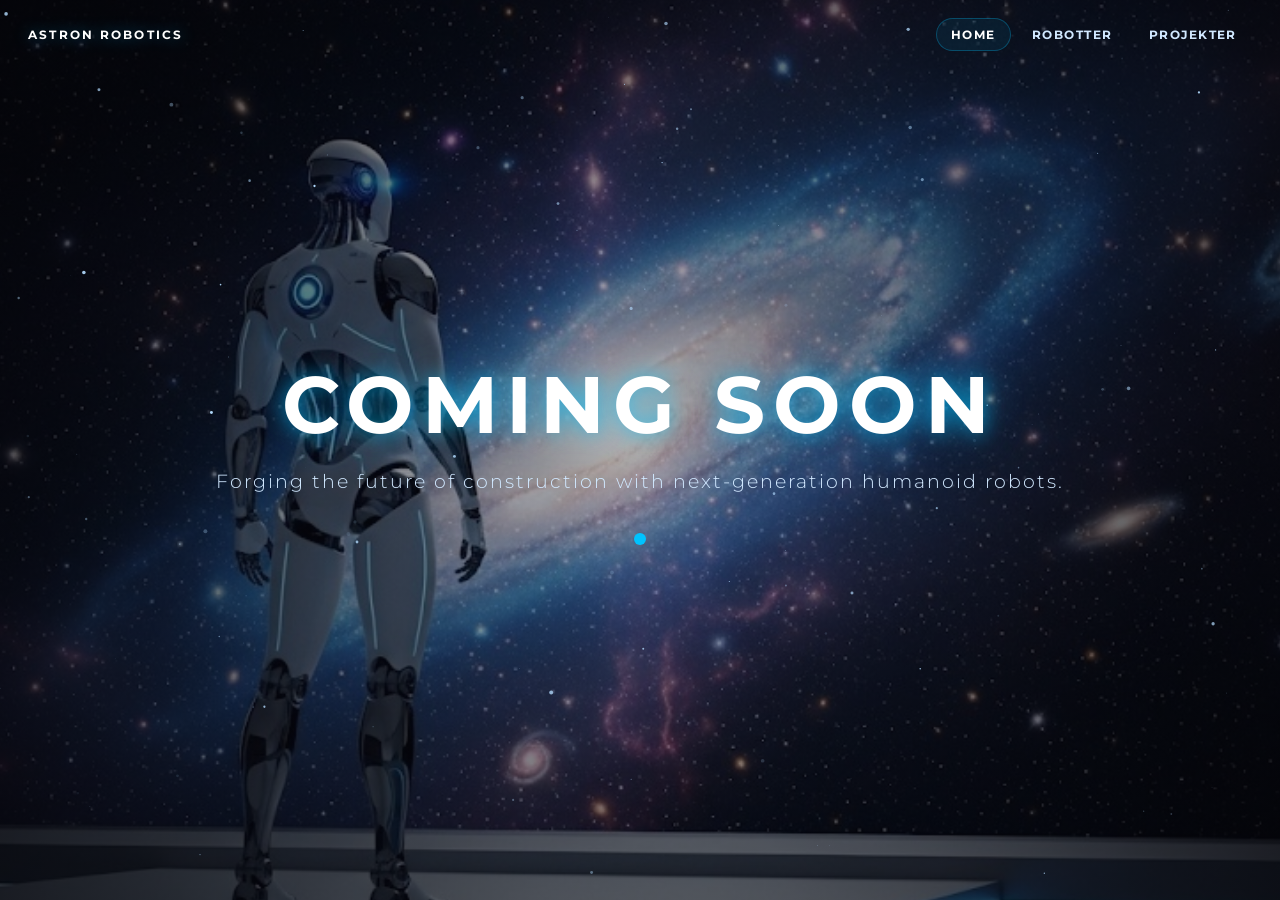
<file: index.html>
<!DOCTYPE html>
<html lang="da">
<head>
    <meta charset="UTF-8">
    <meta name="viewport" content="width=device-width, initial-scale=1.0">
    <title>Coming Soon | Astron Robotics</title>
    <link href="https://fonts.googleapis.com/css2?family=Montserrat:wght@300;700&display=swap" rel="stylesheet">
    <link rel="stylesheet" href="css/site.css?v=c801345b">
</head>
<body class="is-splash">

    <div class="bg-image"></div>
    <div class="overlay"></div>
    <canvas id="particles"></canvas>

    <header class="site-bar">
        <a class="logo" href="index.html">Astron Robotics</a>
        <nav class="site-links" aria-label="Hovedmenu">
            <a class="is-active" href="index.html" aria-current="page">Home</a>
            <a href="robotter.html">Robotter</a>
            <a href="projekter.html">Projekter</a>
        </nav>
    </header>

    <main class="content">
        <h1 class="splash-title">Coming Soon</h1>
        <p class="splash-lead">Forging the future of construction with next-generation humanoid robots.</p>
        <div class="pulse"></div>
    </main>

    <script src="js/particles.js?v=c801345b"></script>
</body>
</html>
</file>
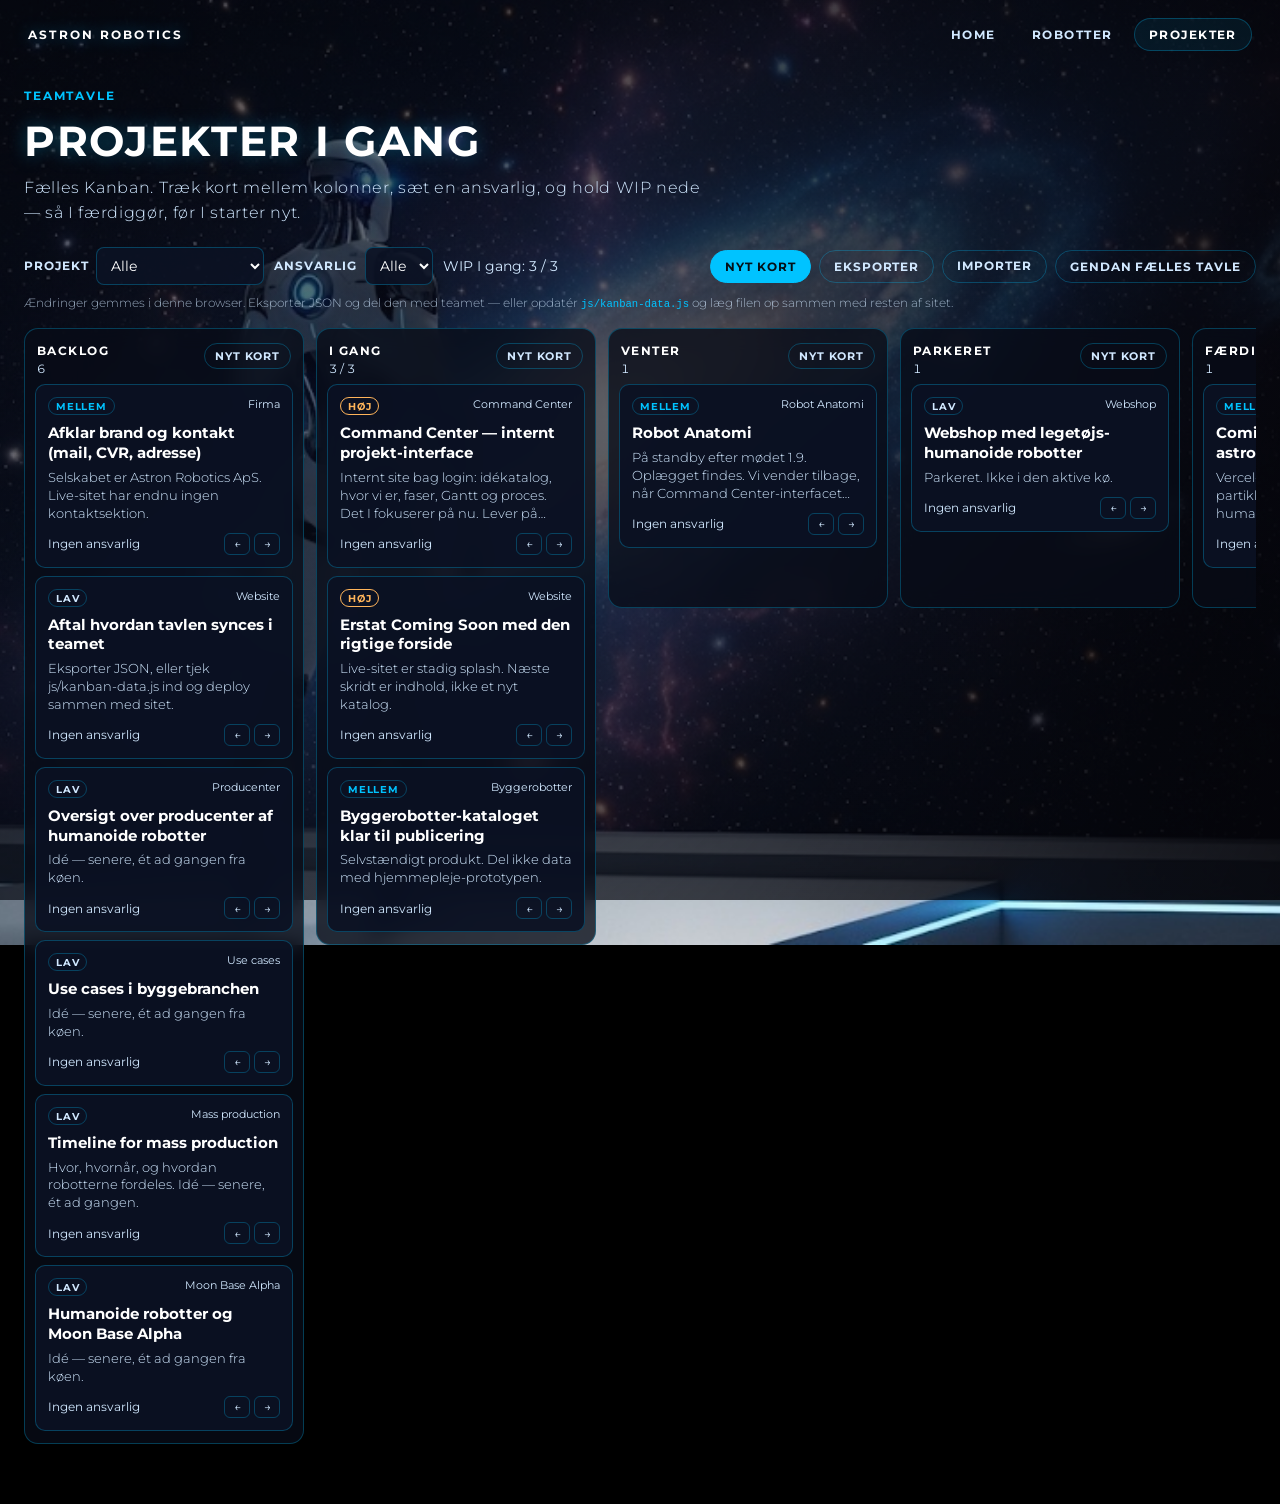
<file: projekter.html>
<!DOCTYPE html>
<html lang="da">
<head>
  <meta charset="UTF-8">
  <meta name="viewport" content="width=device-width, initial-scale=1.0">
  <title>Projekter | Astron Robotics</title>
  <meta name="robots" content="noindex">
  <meta name="description" content="Intern Kanban-tavle for Astron Robotics.">
  <link href="https://fonts.googleapis.com/css2?family=Montserrat:wght@300;700&display=swap" rel="stylesheet">
  <link rel="stylesheet" href="css/site.css?v=c801345b">
</head>
<body class="is-board">
  <div class="bg-image"></div>
  <div class="overlay"></div>

  <header class="site-bar">
    <a class="logo" href="index.html">Astron Robotics</a>
    <nav class="site-links" aria-label="Hovedmenu">
      <a href="index.html">Home</a>
      <a href="robotter.html">Robotter</a>
      <a class="is-active" href="projekter.html" aria-current="page">Projekter</a>
    </nav>
  </header>

  <main class="board-page">
    <section class="board-hero">
      <p class="eyebrow">Teamtavle</p>
      <h1>Projekter i gang</h1>
      <p>Fælles Kanban. Træk kort mellem kolonner, sæt en ansvarlig, og hold WIP nede — så I færdiggør, før I starter nyt.</p>
    </section>

    <section class="board-toolbar">
      <label>
        Projekt
        <select id="filterProject"><option value="alle">Alle</option></select>
      </label>
      <label>
        Ansvarlig
        <select id="filterOwner"><option value="alle">Alle</option></select>
      </label>
      <span class="wip-hint" id="wipHint"></span>
      <div class="board-actions">
        <button class="btn btn-primary" id="addCardBtn" type="button">Nyt kort</button>
        <button class="btn" id="exportBtn" type="button">Eksporter</button>
        <label class="btn btn-import">
          Importer
          <input id="importInput" type="file" accept="application/json,.json" hidden>
        </label>
        <button class="btn" id="resetBtn" type="button">Gendan fælles tavle</button>
      </div>
    </section>

    <p class="persist-note">
      Ændringer gemmes i denne browser. Eksporter JSON og del den med teamet — eller opdatér <code>js/kanban-data.js</code> og læg filen op sammen med resten af sitet.
    </p>

    <section class="kanban-board" id="board" aria-label="Kanban-tavle"></section>
  </main>

  <div class="modal" id="cardModal" aria-hidden="true">
    <div class="modal-backdrop" data-close></div>
    <div class="modal-panel" role="dialog" aria-modal="true" aria-labelledby="cardModalTitle">
      <button class="modal-close" data-close aria-label="Luk">&times;</button>
      <form id="cardForm" class="card-form">
        <h2 id="cardModalTitle">Nyt kort</h2>
        <label>
          Titel
          <input id="fieldTitle" name="title" type="text" required maxlength="120" autocomplete="off">
        </label>
        <label>
          Beskrivelse
          <textarea id="fieldNotes" name="notes" rows="4" maxlength="800"></textarea>
        </label>
        <div class="card-form-row">
          <label>
            Kolonne
            <select id="fieldColumn" name="column"></select>
          </label>
          <label>
            Projekt
            <select id="fieldProject" name="project"></select>
          </label>
        </div>
        <div class="card-form-row">
          <label>
            Ansvarlig
            <input id="fieldOwner" name="owner" type="text" maxlength="40" list="ownerList" autocomplete="off">
            <datalist id="ownerList"></datalist>
          </label>
          <label>
            Prioritet
            <select id="fieldPriority" name="priority">
              <option value="low">Lav</option>
              <option value="medium">Mellem</option>
              <option value="high">Høj</option>
            </select>
          </label>
        </div>
        <input type="hidden" id="fieldId" name="id">
        <div class="card-form-actions">
          <button class="btn btn-primary" type="submit">Gem</button>
          <button class="btn" type="button" data-close>Annuller</button>
          <button class="btn btn-danger card-form-delete" type="button" id="deleteCardBtn" hidden>Slet kort</button>
        </div>
      </form>
    </div>
  </div>

  <script src="js/kanban-data.js?v=c801345b"></script>
  <script src="js/kanban.js?v=c801345b"></script>
</body>
</html>
</file>
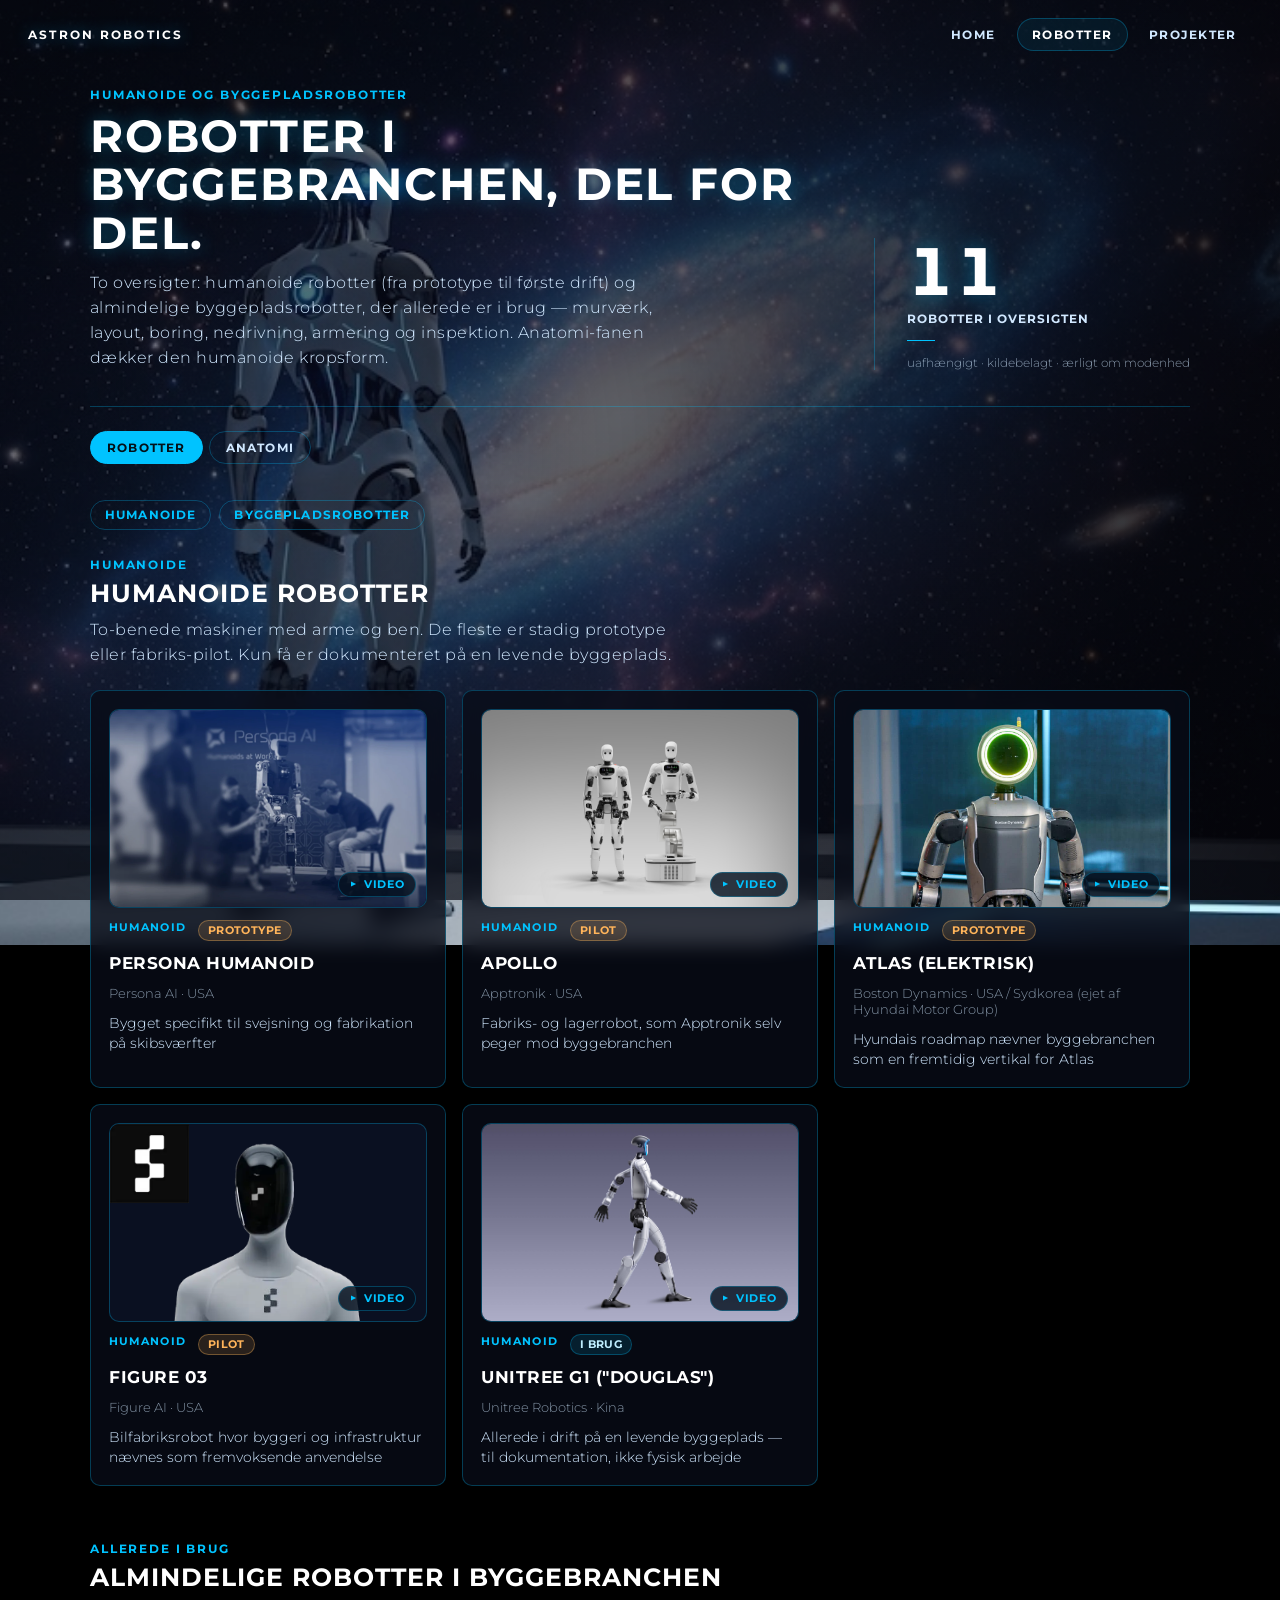
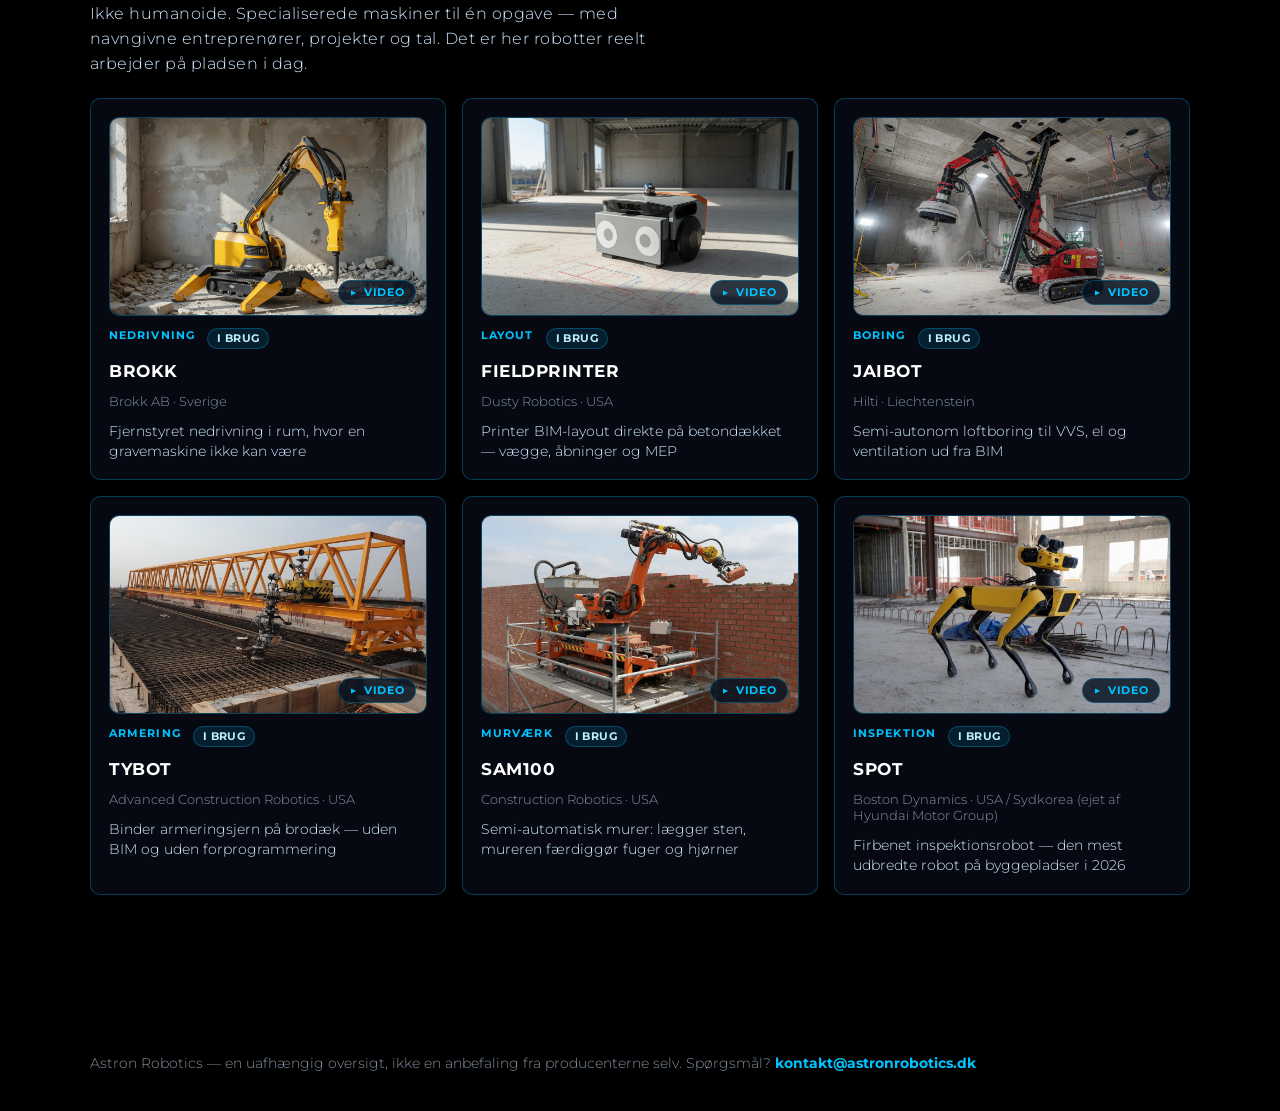
<file: robotter.html>
<!DOCTYPE html>
<html lang="da">
<head>
  <meta charset="UTF-8">
  <meta name="viewport" content="width=device-width, initial-scale=1.0">
  <meta name="referrer" content="strict-origin-when-cross-origin">
  <title>Robotter | Astron Robotics</title>
  <meta name="description" content="Et uafhængigt overblik over humanoide robotter og almindelige byggepladsrobotter, der allerede er i brug — med dokumenterede use cases.">
  <link href="https://fonts.googleapis.com/css2?family=Montserrat:wght@300;400;500;700&display=swap" rel="stylesheet">
  <link rel="stylesheet" href="css/site.css?v=brokk200">
</head>
<body class="is-board is-catalog">
  <div class="bg-image"></div>
  <div class="overlay"></div>

  <header class="site-bar">
    <a class="logo" href="index.html">Astron Robotics</a>
    <nav class="site-links" aria-label="Hovedmenu">
      <a href="index.html">Home</a>
      <a class="is-active" href="robotter.html" aria-current="page">Robotter</a>
      <a href="projekter.html">Projekter</a>
    </nav>
  </header>

  <main class="catalog-page">
    <section class="catalog-hero wrap">
      <div class="catalog-hero-copy">
        <p class="eyebrow">Humanoide og byggepladsrobotter</p>
        <h1>Robotter i byggebranchen, del for del.</h1>
        <p class="catalog-lead">
          To oversigter: humanoide robotter (fra prototype til første drift) og
          almindelige byggepladsrobotter, der allerede er i brug — murværk, layout,
          boring, nedrivning, armering og inspektion. Anatomi-fanen dækker den humanoide kropsform.
        </p>
      </div>
      <div class="catalog-figure">
        <span class="catalog-figure-number" id="countRobots">11</span>
        <span class="catalog-figure-label">robotter i oversigten</span>
        <span class="catalog-figure-rule" aria-hidden="true"></span>
        <span class="catalog-figure-sub">uafhængigt · kildebelagt · ærligt om modenhed</span>
      </div>
    </section>

    <div class="wrap page-tabs">
      <button type="button" class="page-tab is-active" data-tab="robots">Robotter</button>
      <button type="button" class="page-tab" data-tab="anatomy">Anatomi</button>
    </div>

    <section class="catalog wrap" id="robotsView">
      <nav class="catalog-jump" aria-label="Katalogsektioner">
        <a href="#humanoidSection">Humanoide</a>
        <a href="#jobsiteSection">Byggepladsrobotter</a>
      </nav>

      <div class="catalog-section" id="humanoidSection">
        <p class="eyebrow">Humanoide</p>
        <h2 class="catalog-section-title">Humanoide robotter</h2>
        <p class="catalog-lead">
          To-benede maskiner med arme og ben. De fleste er stadig prototype eller
          fabriks-pilot. Kun få er dokumenteret på en levende byggeplads.
        </p>
        <div class="grid" id="humanoidGrid"></div>
      </div>

      <div class="catalog-section" id="jobsiteSection">
        <p class="eyebrow">Allerede i brug</p>
        <h2 class="catalog-section-title">Almindelige robotter i byggebranchen</h2>
        <p class="catalog-lead">
          Ikke humanoide. Specialiserede maskiner til én opgave — med navngivne
          entreprenører, projekter og tal. Det er her robotter reelt arbejder på pladsen i dag.
        </p>
        <div class="grid" id="jobsiteGrid"></div>
      </div>
    </section>

    <section class="anatomy-view wrap" id="anatomyView" hidden>
      <div class="anatomy-switch" role="tablist" aria-label="Anatomi-modeller">
        <button type="button" class="page-tab is-active" data-anatomy="humanoid">Humanoid</button>
        <button type="button" class="page-tab" data-anatomy="spot">Spot</button>
        <button type="button" class="page-tab" data-anatomy="brokk">Brokk</button>
        <button type="button" class="page-tab" data-anatomy="printer">FieldPrinter</button>
      </div>

      <div id="anatomyHumanoid">
        <p class="eyebrow">Generel anatomi · ikke robot-specifik</p>
        <h2 class="anatomy-title">Sådan er en humanoid robot bygget op</h2>
        <p class="catalog-lead anatomy-lead">
          Træk for at dreje. Scroll zoomer. Klik et led for at læse det.
          Træk <em>Skil ad</em> for at skille de beskrevne dele ad:
          hoved, torso, skulder, arm, hånd, hofte, lår, knæ og fod.
        </p>
        <p class="anatomy-note">
          3D-modellen er Unitree G1 visual meshes (led for led). Den tekniske gennemgang
          bygger især på Berkeley Humanoid (Liao et al., 2024) som forskningsplatform-eksempel.
        </p>

        <div class="anatomy-stage">
          <div class="anatomy-figure" id="bpCanvasWrap"></div>
          <aside class="anatomy-panel">
            <p class="bp-sub" id="bpPanelSub">Oversigt</p>
            <h3 class="bp-panel-title" id="bpPanelTitle">Humanoid anatomi</h3>
            <label class="bp-explode">
              Skil ad
              <input id="bpExplode" type="range" min="0" max="100" value="0" step="1">
            </label>
            <p class="bp-panel-text" id="bpPanelText">
              Træk slideren for at skille de beskrevne komponenter ad — foden forbliver én fod,
              løsnet fra knæet, knæet fra låret, og så videre. Klik en del på robotten.
            </p>
            <ul class="bp-specs" id="bpPanelSpecs"></ul>
          </aside>
        </div>

        <p class="m-section-title">Kilder</p>
        <ul class="m-sources" id="anatomySources"></ul>
      </div>

      <div id="anatomySpot" hidden>
        <p class="eyebrow">Firbenet anatomi · Spot</p>
        <h2 class="anatomy-title">Sådan er Spot bygget op</h2>
        <p class="catalog-lead anatomy-lead">
          Træk for at dreje. Scroll zoomer. Klik et led for at læse det.
          Træk <em>Skil ad</em> for at skille de beskrevne dele ad:
          sensorhus, krop, hofte, lår og underben — ét stykke pr. led, fire ben.
        </p>
        <p class="anatomy-note">
          3D-modellen er Boston Dynamics Spot visual meshes (led for led) via MuJoCo Menagerie.
          Specifikationerne kommer fra Spot SDK og Boston Dynamics' egne anatomi- og spec-artikler.
        </p>

        <div class="anatomy-stage">
          <div class="anatomy-figure" id="spotCanvasWrap"></div>
          <aside class="anatomy-panel">
            <p class="bp-sub" id="spotPanelSub">Oversigt</p>
            <h3 class="bp-panel-title" id="spotPanelTitle">Spot anatomi</h3>
            <label class="bp-explode">
              Skil ad
              <input id="spotExplode" type="range" min="0" max="100" value="0" step="1">
            </label>
            <p class="bp-panel-text" id="spotPanelText">
              Træk slideren for at skille de beskrevne komponenter ad — underbenet forbliver
              ét underben med fod, løsnet fra låret, låret fra hoften, hoften fra kroppen.
              Klik en del på robotten.
            </p>
            <ul class="bp-specs" id="spotPanelSpecs"></ul>
          </aside>
        </div>

        <p class="m-section-title">Kilder</p>
        <ul class="m-sources" id="spotSources"></ul>
      </div>

      <div id="anatomyBrokk" hidden>
        <p class="eyebrow">Nedrivning · Brokk</p>
        <h2 class="anatomy-title">Sådan er en Brokk bygget op</h2>
        <p class="catalog-lead anatomy-lead">
          Træk for at dreje. Scroll zoomer. Klik et led for at læse det.
          Træk <em>Skil ad</em> for at skille de beskrevne dele ad:
          bælter, stabilisatorer, chassis, bom, stick, underarm og værktøj.
        </p>
        <p class="anatomy-note">
          3D-modellen følger Brokks eget produktfoto af Brokk 200+ — stabilisatorer ude, armen oppe, BHB 305 hængende.
          Det er ikke officiel CAD. Specifikationerne kommer fra Brokks produktsider; familien går fra 560 kg til over 11 t.
        </p>

        <div class="anatomy-stage">
          <div class="anatomy-figure" id="brokkCanvasWrap"></div>
          <aside class="anatomy-panel">
            <p class="bp-sub" id="brokkPanelSub">Oversigt</p>
            <h3 class="bp-panel-title" id="brokkPanelTitle">Brokk anatomi</h3>
            <label class="bp-explode">
              Skil ad
              <input id="brokkExplode" type="range" min="0" max="100" value="0" step="1">
            </label>
            <p class="bp-panel-text" id="brokkPanelText">
              Træk slideren for at skille de beskrevne komponenter ad — hammeren forbliver
              ét værktøj, løsnet fra underarmen, underarmen fra sticket, og så videre.
              Klik en del på maskinen.
            </p>
            <ul class="bp-specs" id="brokkPanelSpecs"></ul>
          </aside>
        </div>

        <p class="m-section-title">Kilder</p>
        <ul class="m-sources" id="brokkSources"></ul>
      </div>

      <div id="anatomyPrinter" hidden>
        <p class="eyebrow">Layout · FieldPrinter</p>
        <h2 class="anatomy-title">Sådan er FieldPrinter bygget op</h2>
        <p class="catalog-lead anatomy-lead">
          Træk for at dreje. Scroll zoomer. Klik et led for at læse det.
          Træk <em>Skil ad</em> for at skille de beskrevne dele ad:
          hjul, kasse, reflektor og printhoved.
        </p>
        <p class="anatomy-note">
          3D-modellen følger Dustys eget foto af FieldPrinter 2 — grå kasse, hjul, reflektorkugle.
          Det er ikke officiel CAD. Nøjagtighed og komponenter kommer fra Dusty og FCC-manualen.
        </p>

        <div class="anatomy-stage">
          <div class="anatomy-figure" id="printerCanvasWrap"></div>
          <aside class="anatomy-panel">
            <p class="bp-sub" id="printerPanelSub">Oversigt</p>
            <h3 class="bp-panel-title" id="printerPanelTitle">FieldPrinter anatomi</h3>
            <label class="bp-explode">
              Skil ad
              <input id="printerExplode" type="range" min="0" max="100" value="0" step="1">
            </label>
            <p class="bp-panel-text" id="printerPanelText">
              Træk slideren for at skille hjul, reflektor og printhoved fra kassen.
              Klik en del på robotten.
            </p>
            <ul class="bp-specs" id="printerPanelSpecs"></ul>
          </aside>
        </div>

        <p class="m-section-title">Kilder</p>
        <ul class="m-sources" id="printerSources"></ul>
      </div>
    </section>
  </main>

  <footer class="site-footer wrap">
    Astron Robotics — en uafhængig oversigt, ikke en anbefaling fra producenterne selv.
    Spørgsmål? <a class="footer-contact" href="mailto:kontakt@astronrobotics.dk">kontakt@astronrobotics.dk</a>
  </footer>

  <div class="modal" id="modal" aria-hidden="true" role="dialog" aria-modal="true" aria-labelledby="modalTitle">
    <div class="modal-backdrop" data-close="true"></div>
    <div class="modal-panel modal-panel--catalog">
      <button class="modal-close" data-close="true" aria-label="Luk">&times;</button>
      <div id="modalContent"></div>
    </div>
  </div>

  <script src="js/data.js?v=brokk200"></script>
  <script src="js/vendor/three.r128.min.js?v=brokk200"></script>
  <script src="js/anatomy3d.js?v=brokk200"></script>
  <script src="js/app.js?v=brokk200"></script>
</body>
</html>
</file>
<file: css/site.css>
/* Astron Robotics — live site (coming soon + projekter) */

:root {
  --cyan: #00c3ff;
  --accent: #00c3ff;
  --accent-soft: rgba(0, 195, 255, 0.12);
  --accent-ink: #bfeeff;
  --text: #ffffff;
  --muted: #d1e8ff;
  --text-soft: #d1e8ff;
  --text-faint: rgba(209, 232, 255, 0.62);
  --panel: rgba(8, 12, 24, 0.78);
  --panel-2: rgba(12, 18, 36, 0.9);
  --border: rgba(0, 195, 255, 0.28);
  --warn: #ffb45a;
  --warn-soft: rgba(255, 180, 90, 0.14);
  --radius: 16px;
  --radius-sm: 10px;
}

* { margin: 0; padding: 0; box-sizing: border-box; }

body, html {
  width: 100%;
  min-height: 100%;
  font-family: "Montserrat", sans-serif;
  background-color: #000;
  color: var(--text);
}

body.is-splash { overflow: hidden; height: 100%; }

.bg-image {
  position: fixed;
  top: -5%;
  left: -5%;
  width: 110%;
  height: 110%;
  background-image: url("../background.jpg");
  background-size: cover;
  background-position: center;
  background-repeat: no-repeat;
  z-index: 1;
  animation: breathe 30s infinite alternate ease-in-out;
}

.overlay {
  position: fixed;
  inset: 0;
  background: radial-gradient(circle at center, rgba(10, 15, 30, 0.3) 0%, rgba(5, 5, 10, 0.8) 100%);
  z-index: 2;
}

body.is-board .overlay {
  background: radial-gradient(circle at 20% 50%, rgba(10, 15, 30, 0.55) 0%, rgba(5, 5, 10, 0.88) 100%);
}

#particles {
  position: fixed;
  inset: 0;
  z-index: 3;
  pointer-events: none;
}

@keyframes breathe {
  0% { transform: scale(1); }
  100% { transform: scale(1.08); }
}

.site-bar {
  position: fixed;
  top: 0;
  left: 0;
  right: 0;
  z-index: 6;
  display: flex;
  align-items: center;
  justify-content: space-between;
  gap: 16px;
  padding: 18px 28px;
}

.logo {
  color: var(--text);
  text-decoration: none;
  font-weight: 700;
  letter-spacing: 0.18em;
  text-transform: uppercase;
  font-size: 0.78rem;
  text-shadow: 0 0 16px rgba(0, 195, 255, 0.45);
}

.site-links { display: flex; gap: 6px; }
.site-links a {
  color: var(--muted);
  text-decoration: none;
  font-size: 0.78rem;
  font-weight: 700;
  letter-spacing: 0.12em;
  text-transform: uppercase;
  padding: 8px 14px;
  border: 1px solid transparent;
  border-radius: 999px;
}
.site-links a:hover { color: var(--text); }
.site-links a.is-active {
  color: var(--text);
  border-color: var(--border);
  background: rgba(0, 195, 255, 0.08);
}

.content {
  position: relative;
  z-index: 4;
  display: flex;
  flex-direction: column;
  justify-content: center;
  align-items: center;
  height: 100vh;
  text-align: center;
  padding: 0 20px;
}

h1.splash-title {
  font-size: 5rem;
  font-weight: 700;
  text-transform: uppercase;
  letter-spacing: 8px;
  margin-bottom: 1rem;
  text-shadow: 0 0 20px rgba(0, 195, 255, 0.6), 0 0 40px rgba(0, 195, 255, 0.3);
  animation: fadeInDown 1.5s ease-out forwards;
  opacity: 0;
  transform: translateY(-30px);
}

.splash-lead {
  font-size: 1.2rem;
  font-weight: 300;
  letter-spacing: 2px;
  color: #d1e8ff;
  opacity: 0;
  animation: fadeInUp 1.5s ease-out 0.5s forwards;
  transform: translateY(30px);
}

.pulse {
  margin-top: 40px;
  width: 12px;
  height: 12px;
  background-color: #00c3ff;
  border-radius: 50%;
  opacity: 0;
  animation: pulse-glow 2s infinite, fadeIn 1s ease-out 1s forwards;
}

@keyframes fadeInDown { to { opacity: 1; transform: translateY(0); } }
@keyframes fadeInUp { to { opacity: 1; transform: translateY(0); } }
@keyframes fadeIn { to { opacity: 1; } }
@keyframes pulse-glow {
  0% { transform: scale(1); box-shadow: 0 0 10px #00c3ff; }
  50% { transform: scale(1.5); box-shadow: 0 0 25px #00c3ff, 0 0 40px #00c3ff; }
  100% { transform: scale(1); box-shadow: 0 0 10px #00c3ff; }
}

.board-page {
  position: relative;
  z-index: 4;
  padding: 88px 24px 48px;
  width: min(1280px, 100%);
  margin: 0 auto;
}

.board-hero { margin-bottom: 22px; max-width: 62ch; }
.board-hero .eyebrow {
  text-transform: uppercase;
  letter-spacing: 0.16em;
  font-size: 0.72rem;
  font-weight: 700;
  color: var(--cyan);
  margin-bottom: 10px;
}
.board-hero h1 {
  font-size: clamp(1.8rem, 4vw, 2.6rem);
  letter-spacing: 0.04em;
  text-transform: uppercase;
  margin-bottom: 10px;
  text-shadow: 0 0 18px rgba(0, 195, 255, 0.35);
}
.board-hero p { color: var(--muted); font-weight: 300; letter-spacing: 0.04em; line-height: 1.55; }

.board-toolbar {
  display: flex;
  flex-wrap: wrap;
  gap: 10px;
  align-items: center;
  margin-bottom: 10px;
}
.board-toolbar label {
  display: flex;
  align-items: center;
  gap: 8px;
  font-size: 0.72rem;
  font-weight: 700;
  letter-spacing: 0.08em;
  text-transform: uppercase;
  color: var(--muted);
}
.board-toolbar select,
.card-form input,
.card-form textarea,
.card-form select {
  font: inherit;
  font-size: 0.9rem;
  font-weight: 400;
  letter-spacing: 0;
  text-transform: none;
  color: var(--text);
  background: var(--panel-2);
  border: 1px solid var(--border);
  border-radius: 8px;
  padding: 8px 10px;
}
.board-actions { display: flex; flex-wrap: wrap; gap: 8px; margin-left: auto; }
.wip-hint { font-size: 0.85rem; color: var(--muted); }
.wip-hint.is-warn { color: var(--warn); font-weight: 700; }
.persist-note {
  font-size: 0.78rem;
  color: rgba(209, 232, 255, 0.7);
  margin: 0 0 18px;
  font-weight: 300;
}
.persist-note code {
  font-size: 0.85em;
  color: var(--cyan);
}

.btn {
  border: 1px solid var(--border);
  background: transparent;
  color: var(--muted);
  padding: 8px 14px;
  border-radius: 999px;
  font: inherit;
  font-size: 0.75rem;
  font-weight: 700;
  letter-spacing: 0.08em;
  text-transform: uppercase;
  cursor: pointer;
}
.btn:hover { color: var(--text); border-color: var(--cyan); }
.btn-primary {
  background: var(--cyan);
  color: #041018;
  border-color: var(--cyan);
}
.btn-primary:hover { color: #041018; filter: brightness(1.08); }
.btn-import { display: inline-flex; align-items: center; cursor: pointer; }
.btn-danger { color: var(--warn); }

.kanban-board {
  display: grid;
  grid-template-columns: repeat(5, minmax(0, 1fr));
  gap: 12px;
  align-items: start;
}

.kanban-col {
  background: var(--panel);
  border: 1px solid var(--border);
  border-radius: 14px;
  min-height: 280px;
  backdrop-filter: blur(10px);
  display: flex;
  flex-direction: column;
}
.kanban-col.is-over { border-color: var(--warn); }
.kanban-col-head {
  display: flex;
  justify-content: space-between;
  align-items: flex-start;
  gap: 8px;
  padding: 14px 12px 8px;
}
.kanban-col-head h2 {
  font-size: 0.75rem;
  letter-spacing: 0.12em;
  text-transform: uppercase;
}
.kanban-col-count {
  display: block;
  margin-top: 4px;
  font-size: 0.72rem;
  color: var(--muted);
  font-variant-numeric: tabular-nums;
}
.kanban-col.is-over .kanban-col-count { color: var(--warn); }
.kanban-col-head .btn { padding: 5px 10px; font-size: 0.68rem; }
.kanban-col-body {
  display: flex;
  flex-direction: column;
  gap: 8px;
  padding: 0 10px 12px;
  min-height: 160px;
  flex: 1;
}
.kanban-col-body.is-drop { background: rgba(0, 195, 255, 0.08); border-radius: 0 0 14px 14px; }

.kcard {
  background: var(--panel-2);
  border: 1px solid var(--border);
  border-radius: 10px;
  padding: 12px;
  cursor: grab;
  text-align: left;
}
.kcard:hover { border-color: var(--cyan); }
.kcard:focus-visible { outline: 2px solid var(--cyan); outline-offset: 2px; }
.kcard.is-dragging { opacity: 0.45; }
.kcard-top { display: flex; justify-content: space-between; gap: 8px; margin-bottom: 8px; }
.kcard-priority {
  font-size: 0.62rem;
  font-weight: 700;
  letter-spacing: 0.08em;
  text-transform: uppercase;
  padding: 2px 7px;
  border-radius: 999px;
  border: 1px solid var(--border);
  color: var(--muted);
}
.kcard-priority--high { color: var(--warn); border-color: var(--warn); }
.kcard-priority--medium { color: var(--cyan); }
.kcard-project { font-size: 0.7rem; color: var(--muted); }
.kcard h3 { font-size: 0.95rem; font-weight: 700; margin-bottom: 6px; line-height: 1.3; }
.kcard-notes {
  font-size: 0.8rem;
  color: var(--muted);
  font-weight: 300;
  line-height: 1.4;
  margin-bottom: 10px;
  display: -webkit-box;
  -webkit-line-clamp: 3;
  -webkit-box-orient: vertical;
  overflow: hidden;
}
.kcard-meta {
  display: flex;
  justify-content: space-between;
  align-items: center;
  gap: 8px;
  font-size: 0.75rem;
  color: var(--muted);
}
.kcard-move { display: flex; gap: 4px; }
.kcard-shift {
  width: 26px;
  height: 22px;
  border-radius: 6px;
  border: 1px solid var(--border);
  background: transparent;
  color: var(--muted);
  cursor: pointer;
  font: inherit;
}
.kcard-shift:hover { color: var(--text); border-color: var(--cyan); }

.modal { position: fixed; inset: 0; z-index: 20; display: none; }
.modal.is-open { display: block; }
.modal-backdrop { position: absolute; inset: 0; background: rgba(0, 0, 0, 0.55); }
.modal-panel {
  position: relative;
  margin: 8vh auto;
  width: min(560px, 92vw);
  max-height: 84vh;
  overflow: auto;
  background: #0b1220;
  border: 1px solid var(--border);
  border-radius: 16px;
  padding: 28px;
}
.modal-close {
  position: absolute;
  top: 12px;
  right: 16px;
  border: none;
  background: none;
  color: var(--muted);
  font-size: 1.6rem;
  cursor: pointer;
}
.card-form h2 {
  font-size: 1.2rem;
  letter-spacing: 0.08em;
  text-transform: uppercase;
  margin-bottom: 16px;
}
.card-form label {
  display: flex;
  flex-direction: column;
  gap: 6px;
  font-size: 0.7rem;
  font-weight: 700;
  letter-spacing: 0.08em;
  text-transform: uppercase;
  color: var(--muted);
  margin-bottom: 12px;
}
.card-form textarea { min-height: 90px; resize: vertical; }
.card-form-row { display: grid; grid-template-columns: 1fr 1fr; gap: 12px; }
.card-form-actions { display: flex; flex-wrap: wrap; gap: 8px; align-items: center; margin-top: 8px; }
.card-form-delete { margin-left: auto; }

@media (max-width: 1280px) {
  .bg-image { background-position: 30% center; }
  .kanban-board { display: flex; overflow-x: auto; padding-bottom: 12px; }
  .kanban-col { flex: 0 0 280px; }
}
@media (max-width: 768px) {
  h1.splash-title { font-size: 3rem; letter-spacing: 4px; }
  .splash-lead { font-size: 1rem; }
  .bg-image { background-position: 25% center; }
  .site-bar { padding: 14px 16px; }
  .board-actions { margin-left: 0; }
  .card-form-row { grid-template-columns: 1fr; }
  .card-form-delete { margin-left: 0; }
}
@media (max-width: 480px) {
  h1.splash-title { font-size: 2.2rem; letter-spacing: 2px; }
  .splash-lead { font-size: 0.9rem; }
  .bg-image { background-position: 20% center; }
}

@media (prefers-reduced-motion: reduce) {
  .bg-image, .pulse, h1.splash-title, .splash-lead { animation: none; opacity: 1; transform: none; }
}

/* ---------- Katalog: Robotter + Anatomi ---------- */
.wrap { width: min(1100px, 92vw); margin-inline: auto; }
.catalog-page { position: relative; z-index: 4; padding: 88px 0 24px; }
.catalog-hero {
  display: grid; grid-template-columns: 1fr auto; gap: 48px; align-items: end;
  padding-bottom: 36px; border-bottom: 1px solid var(--border);
}
.catalog-hero h1 {
  font-size: clamp(1.8rem, 4.4vw, 2.8rem); font-weight: 700; letter-spacing: 0.04em;
  text-transform: uppercase; line-height: 1.08; margin: 0 0 14px;
  text-shadow: 0 0 18px rgba(0, 195, 255, 0.35);
}
.catalog-page .eyebrow {
  text-transform: uppercase; letter-spacing: 0.16em; font-size: 0.72rem;
  font-weight: 700; color: var(--cyan); margin: 0 0 10px;
}
.catalog-lead { color: var(--muted); font-weight: 300; letter-spacing: 0.03em; line-height: 1.55; max-width: 54ch; }
.catalog-figure {
  display: flex; flex-direction: column; align-items: flex-start;
  padding-left: 32px; border-left: 1px solid var(--border); min-width: 180px;
}
.catalog-figure-number {
  font-size: 4.2rem; font-weight: 700; line-height: 1; letter-spacing: 0.02em;
  font-variant-numeric: tabular-nums; text-shadow: 0 0 20px rgba(0, 195, 255, 0.4);
}
.catalog-figure-label {
  font-size: 0.78rem; color: var(--muted); margin-top: 6px;
  text-transform: uppercase; letter-spacing: 0.08em; font-weight: 700;
}
.catalog-figure-rule { width: 28px; height: 1px; background: var(--cyan); margin: 14px 0; }
.catalog-figure-sub { font-size: 0.78rem; color: var(--text-faint); font-weight: 300; }

.page-tabs { display: flex; gap: 6px; padding: 24px 0 0; }
.page-tab {
  font-weight: 700; text-transform: uppercase; letter-spacing: 0.1em;
  font-size: 0.75rem; color: var(--muted); font-family: inherit;
  background: none; border: 1px solid var(--border); border-radius: 999px;
  padding: 8px 16px; cursor: pointer;
}
.page-tab:hover { color: var(--text); }
.page-tab.is-active { background: var(--cyan); border-color: var(--cyan); color: #041018; }

.catalog-jump {
  display: flex; flex-wrap: wrap; gap: 8px; margin: 0 0 28px;
}
.catalog-jump a {
  font-weight: 700; text-transform: uppercase; letter-spacing: 0.1em;
  font-size: 0.72rem; color: var(--cyan); text-decoration: none;
  border: 1px solid var(--border); border-radius: 999px; padding: 7px 14px;
}
.catalog-jump a:hover { border-color: var(--cyan); }
.catalog-section { margin-bottom: 56px; scroll-margin-top: 96px; }
.catalog-section-title {
  font-size: clamp(1.15rem, 2.4vw, 1.55rem); font-weight: 700;
  text-transform: uppercase; letter-spacing: 0.04em; margin: 0 0 10px;
}
.catalog-section .catalog-lead { margin: 0 0 22px; }
.catalog-section .eyebrow { margin-bottom: 6px; }

.catalog { padding: 36px 0 72px; }
.catalog[hidden], .anatomy-view[hidden],
#anatomyHumanoid[hidden], #anatomySpot[hidden],
#anatomyBrokk[hidden], #anatomyPrinter[hidden] { display: none; }
.anatomy-view { padding: 36px 0 80px; }
.anatomy-switch { display: flex; flex-wrap: wrap; gap: 6px; margin: 0 0 22px; }
.anatomy-title {
  font-size: clamp(1.4rem, 3vw, 2rem); font-weight: 700; text-transform: uppercase;
  letter-spacing: 0.04em; line-height: 1.1; margin: 0 0 14px;
}
.anatomy-lead { margin: 0 0 12px; }
.anatomy-note {
  margin: 0 0 22px; font-size: 0.82rem; line-height: 1.5; font-weight: 300;
  color: var(--text-faint);
}

.anatomy-stage {
  display: grid; grid-template-columns: 1fr minmax(300px, 420px); gap: 0;
  border: 1px solid var(--border); border-radius: var(--radius); overflow: hidden;
  background: var(--panel); min-height: 420px;
}
.anatomy-figure {
  position: relative; background: #12161c; min-height: 520px; height: min(72vh, 680px);
  overflow: hidden; cursor: grab;
}
.anatomy-figure:active { cursor: grabbing; }
.anatomy-figure canvas {
  position: absolute; inset: 0; width: 100% !important; height: 100% !important;
  display: block; z-index: 1;
}
.anatomy-status {
  position: absolute; inset: 0; z-index: 2; margin: 0; display: grid; place-items: center;
  color: var(--muted); font-size: 0.85rem; letter-spacing: 0.08em; text-transform: uppercase;
  pointer-events: none;
}
.anatomy-hotspot {
  position: absolute; width: 16px; height: 16px; padding: 0; z-index: 3;
  transform: translate(-50%, -50%);
  border-radius: 50%; border: 2px solid var(--cyan);
  background: rgba(0, 195, 255, 0.35);
  box-shadow: 0 0 10px rgba(0, 195, 255, 0.7);
  cursor: pointer;
  transition: opacity .2s ease, transform .15s ease, background .15s ease;
}
.anatomy-hotspot:hover, .anatomy-hotspot.is-active {
  background: var(--cyan);
  transform: translate(-50%, -50%) scale(1.25);
}
.anatomy-hotspot:focus-visible { outline: 2px solid var(--text); outline-offset: 3px; }
.anatomy-panel {
  padding: 22px 20px; display: flex; flex-direction: column; gap: 12px;
  background: linear-gradient(180deg, rgba(8, 36, 60, 0.95), rgba(6, 18, 32, 0.98));
  border-left: 1px solid var(--border); overflow-y: auto;
  max-height: min(72vh, 680px);
}

.grid {
  display: grid; gap: 16px;
  grid-template-columns: repeat(auto-fill, minmax(280px, 1fr));
}
.card {
  width: 100%; background: var(--panel); border: 1px solid var(--border); border-radius: var(--radius-sm);
  padding: 18px; cursor: pointer; text-align: left; font: inherit; color: inherit;
  display: flex; flex-direction: column; gap: 12px; backdrop-filter: blur(10px);
}
.card:hover { border-color: var(--cyan); }
.card-top { display: flex; align-items: flex-start; justify-content: space-between; gap: 12px; }
.card-cat { font-size: 0.68rem; font-weight: 700; color: var(--cyan); text-transform: uppercase; letter-spacing: 0.1em; }
.card-thumb {
  position: relative;
  width: 100%; aspect-ratio: 16/10; border-radius: var(--radius-sm);
  background: var(--panel-2); display: grid; place-items: center; color: var(--cyan);
  overflow: hidden; border: 1px solid var(--border);
}
.card-thumb svg { width: 44px; height: 44px; opacity: 0.7; }
.card-thumb img { width: 100%; height: 100%; object-fit: cover; }
.card-play {
  position: absolute; right: 10px; bottom: 10px;
  display: inline-flex; align-items: center; gap: 5px;
  padding: 5px 10px 5px 8px; border-radius: 999px;
  background: rgba(6, 18, 32, 0.82); border: 1px solid var(--border);
  color: var(--cyan); font-size: 0.66rem; font-weight: 700;
  letter-spacing: 0.08em; text-transform: uppercase;
}
.card-play svg { width: 12px; height: 12px; opacity: 1; }
.card h3 { margin: 0; font-weight: 700; text-transform: uppercase; font-size: 1.05rem; letter-spacing: 0.03em; }
.card-maker { color: var(--text-faint); font-size: 0.82rem; margin: 0; font-weight: 300; }
.card-tagline { color: var(--muted); font-size: 0.9rem; margin: 0; font-weight: 300; line-height: 1.4; }

.badge {
  font-size: 0.66rem; font-weight: 700; padding: 3px 9px; border-radius: 999px;
  white-space: nowrap; text-transform: uppercase; letter-spacing: 0.04em;
}
.status { background: var(--accent-soft); color: var(--accent-ink); border: 1px solid var(--border); }
.status[data-s="Prototype"], .status[data-s="Pilot"], .status[data-s="Koncept"] {
  background: var(--warn-soft); color: var(--warn); border-color: rgba(255, 180, 90, 0.35);
}
.badge-unverified { background: var(--warn-soft); color: var(--warn); border: 1px solid rgba(255, 180, 90, 0.35); }

.modal-panel--catalog { width: min(920px, 94vw); padding-top: 0; margin: 3vh auto; }
.modal-close { z-index: 2; }
.m-intro {
  display: flex;
  flex-direction: column;
  margin: 0 -28px 8px;
}
.m-intro--plain { margin: 0; padding-top: 28px; }
.m-intro-copy { padding: 18px 28px 0; }
.m-intro-copy .m-badges { margin-bottom: 0; }
.m-cat { font-size: 0.72rem; font-weight: 700; color: var(--cyan); text-transform: uppercase; letter-spacing: 0.1em; }
.m-title { font-weight: 700; text-transform: uppercase; font-size: 1.6rem; margin: 8px 0 4px; letter-spacing: 0.03em; }
.m-maker { color: var(--text-faint); margin: 0 0 14px; font-weight: 300; }
.m-badges { display: flex; flex-wrap: wrap; gap: 8px; margin-bottom: 18px; }
.m-section-title {
  font-size: 0.72rem; text-transform: uppercase; letter-spacing: 0.12em;
  color: var(--text-faint); margin: 22px 0 10px; font-weight: 700;
}
.m-desc, .m-care { color: var(--muted); margin: 0 0 4px; font-weight: 300; line-height: 1.55; }
.m-video {
  position: relative;
  width: 100%;
  aspect-ratio: 16 / 9;
  min-height: 360px;
  overflow: hidden;
  background: #000;
  border: none;
  border-bottom: 1px solid var(--border);
  border-radius: 16px 16px 0 0;
}
.m-video iframe,
.m-video img {
  position: absolute;
  inset: 0;
  width: 100%;
  height: 100%;
  border: 0;
  object-fit: cover;
}
.m-video-poster { z-index: 0; }
.m-video iframe { z-index: 1; background: #000; }
.m-video--link { display: block; }
.m-video-label {
  position: absolute; left: 14px; top: 14px; z-index: 1;
  font-size: 0.66rem; font-weight: 700; letter-spacing: 0.14em;
  text-transform: uppercase; color: var(--cyan);
  padding: 4px 9px; border-radius: 999px;
  background: rgba(6, 18, 32, 0.72); border: 1px solid var(--border);
  pointer-events: none;
}
.m-anatomy-link {
  display: block; width: 100%; text-align: left; font: inherit; font-weight: 700;
  font-size: 0.85rem; color: var(--accent-ink); background: var(--accent-soft);
  border: 1px solid var(--border); border-radius: var(--radius-sm); padding: 12px 14px;
  margin-top: 20px; cursor: pointer; text-transform: uppercase; letter-spacing: 0.06em;
}
.m-anatomy-link:hover { border-color: var(--cyan); }
.specs {
  display: grid; grid-template-columns: 1fr 1fr; gap: 1px;
  background: var(--border); border: 1px solid var(--border); border-radius: var(--radius-sm); overflow: hidden;
}
.spec { background: var(--panel-2); padding: 12px 14px; }
.spec dt { font-size: 0.68rem; text-transform: uppercase; letter-spacing: 0.08em; color: var(--text-faint); margin-bottom: 4px; }
.spec dd { margin: 0; font-size: 0.92rem; font-weight: 500; font-variant-numeric: tabular-nums; }
.m-sources { list-style: none; margin: 8px 0 0; display: flex; flex-direction: column; gap: 6px; }
.m-sources a { color: var(--cyan); text-decoration: none; font-size: 0.9rem; }
.m-sources a:hover { text-decoration: underline; }

.illu-wrap { display: grid; grid-template-columns: minmax(200px, 300px) 1fr; gap: 24px; align-items: start; margin: 20px 0 8px; }
.illu-wrap[hidden] { display: none; }
.illu-figure { background: var(--panel); border: 1px solid var(--border); border-radius: var(--radius); padding: 18px; }
.illu-svg { width: 100%; height: auto; display: block; }
.illu-silhouette rect { fill: var(--panel-2); stroke: var(--border); stroke-width: 2; }
.illu-silhouette .illu-power-badge,
.illu-silhouette .illu-compute-badge { fill: var(--panel); stroke: var(--text-faint); stroke-dasharray: 3 2; }
.illu-silhouette .illu-hand { fill: var(--panel); stroke: var(--border); stroke-width: 1.5; }
.illu-hotspot { cursor: pointer; outline: none; }
.illu-hotspot-ring { fill: none; stroke: var(--cyan); stroke-width: 1.5; opacity: 0.45; }
.illu-hotspot-dot { fill: var(--cyan); }
.illu-hotspot:hover .illu-hotspot-ring,
.illu-hotspot:focus-visible .illu-hotspot-ring,
.illu-hotspot.is-active .illu-hotspot-ring { opacity: 1; }
.illu-info-cat { font-size: 0.72rem; font-weight: 700; color: var(--cyan); text-transform: uppercase; letter-spacing: 0.1em; margin: 0 0 6px; }
.illu-info-label { font-weight: 700; text-transform: uppercase; font-size: 1.05rem; margin: 0 0 10px; }
.illu-info-desc { color: var(--muted); margin: 0; font-weight: 300; }
.illu-info-hint { color: var(--text-faint); font-size: 0.88rem; margin: 0 0 12px; font-weight: 300; }

.bp-stage {
  position: relative; display: grid; grid-template-columns: 1fr 340px;
  height: min(76vh, 720px); min-height: 460px;
  border: 1px solid var(--border); border-radius: var(--radius); overflow: hidden; margin-top: 8px;
}
.bp-canvas-wrap {
  position: relative; overflow: hidden; touch-action: none;
  background: radial-gradient(120% 120% at 50% 40%, #0e3a5f, #061627 74%);
}
.bp-canvas-wrap canvas { position: relative; display: block; width: 100% !important; height: 100% !important; }
.bp-grid {
  position: absolute; inset: 0; pointer-events: none; opacity: 0.16;
  background:
    linear-gradient(#1f5c88 1px, transparent 1px) 0 0 / 100% 42px,
    linear-gradient(90deg, #1f5c88 1px, transparent 1px) 0 0 / 42px 100%;
}
.bp-ruler { position: absolute; pointer-events: none; opacity: 0.35; }
.bp-ruler.top { top: 0; left: 0; right: 0; height: 12px; background: repeating-linear-gradient(90deg, #5a9cc4 0 1px, transparent 1px 21px); }
.bp-ruler.left { top: 0; left: 0; bottom: 0; width: 12px; background: repeating-linear-gradient(0deg, #5a9cc4 0 1px, transparent 1px 21px); }
.bp-corner { position: absolute; width: 22px; height: 22px; border: 1px solid #4d86ab; opacity: 0.5; pointer-events: none; }
.bp-corner.tl { top: 12px; left: 12px; border-right: none; border-bottom: none; }
.bp-corner.tr { top: 12px; right: 12px; border-left: none; border-bottom: none; }
.bp-corner.bl { bottom: 12px; left: 12px; border-right: none; border-top: none; }
.bp-corner.br { bottom: 12px; right: 12px; border-left: none; border-top: none; }
.bp-tag {
  position: absolute; left: 22px; font-size: 0.62rem; letter-spacing: 0.14em; color: #6fb6d8;
  text-transform: uppercase; pointer-events: none; opacity: 0.7;
}
.bp-hint { position: absolute; left: 22px; bottom: 20px; font-size: 0.78rem; color: #5f92ad; pointer-events: none; }
.bp-eyebrow {
  position: absolute; left: 22px; top: 22px; font-size: 0.68rem; letter-spacing: 0.18em;
  text-transform: uppercase; color: #6fd0e8; pointer-events: none;
}
.bp-note { position: absolute; inset: auto 22px 20px 22px; font-size: 0.82rem; color: #8fb8cc; margin: 0; }
.bp-panel {
  border-left: 1px solid #14324a; padding: 30px 26px; display: flex; flex-direction: column; gap: 14px;
  background: linear-gradient(180deg, #08243c, #061a2e); color: #d6e8f5; overflow-y: auto;
}
.bp-sub { font-size: 0.72rem; text-transform: uppercase; letter-spacing: 0.14em; color: #6fd0e8; margin: 0; }
.bp-panel-title { font-family: Georgia, serif; font-weight: 500; font-size: 1.4rem; margin: 0; color: #eaf3fa; }
.bp-panel-text { font-size: 0.9rem; line-height: 1.6; color: #b6c8d6; margin: 0; font-weight: 300; }
.bp-specs {
  list-style: none; margin: 0; padding: 0;
  display: flex; flex-direction: column; gap: 7px;
}
.bp-specs[hidden] { display: none; }
.bp-specs li {
  font-size: 0.8rem; line-height: 1.45; color: #c5d8e6; font-weight: 300;
  padding: 8px 10px 8px 12px;
  border-left: 2px solid var(--cyan);
  background: rgba(0, 195, 255, 0.07);
}
.bp-explode {
  display: flex; flex-direction: column; gap: 6px;
  font-size: 0.72rem; text-transform: uppercase; letter-spacing: 0.12em;
  color: #6fd0e8; font-weight: 700;
}
.bp-explode input[type="range"] {
  width: 100%; accent-color: var(--cyan); cursor: pointer;
}
.bp-explode-actions { display: flex; flex-wrap: wrap; gap: 7px; }
.bp-search {
  font: inherit; font-size: 0.82rem; font-weight: 300;
  color: #eaf3fa; background: #0b2135; border: 1px solid #24455d;
  border-radius: 8px; padding: 8px 10px; width: 100%;
}
.bp-search::placeholder { color: #6a8496; }
.bp-search:focus { outline: 1px solid var(--cyan); border-color: var(--cyan); }
.bp-layers { display: flex; flex-wrap: wrap; gap: 6px; }
.bp-layer {
  border: 1px solid #24455d; background: #0b2135; color: #a3b7c6;
  font: inherit; font-size: 0.72rem; padding: 4px 9px; border-radius: 999px; cursor: pointer;
}
.bp-layer[aria-pressed="true"] { border-color: var(--cyan); color: #eaf3fa; background: rgba(0,195,255,0.12); }
.bp-layer[aria-pressed="false"] { opacity: 0.45; }
#bpIsolate[aria-pressed="true"] {
  background: #6fd0e8; border-color: #6fd0e8; color: #06202e;
}
.anatomy-hud {
  position: absolute; left: 16px; bottom: 16px; z-index: 3;
  font-size: 0.72rem; letter-spacing: 0.12em; text-transform: uppercase;
  color: #9fd6ea; pointer-events: none; opacity: 0; transition: opacity .15s ease;
  text-shadow: 0 1px 8px #000;
}
.bp-parts { display: flex; flex-wrap: wrap; gap: 7px; margin: 2px 0 4px; }
.bp-part {
  border: 1px solid #24455d; background: #0b2135; color: #a3b7c6; font: inherit; font-size: 0.8rem;
  padding: 6px 12px; border-radius: 999px; cursor: pointer;
}
.bp-part:hover { border-color: #3f7fa0; color: #eaf3fa; }
.bp-part[aria-pressed="true"] { background: #6fd0e8; border-color: #6fd0e8; color: #06202e; }

.site-footer {
  position: relative; z-index: 4; padding: 8px 0 40px;
  color: var(--text-faint); font-size: 0.85rem; font-weight: 300;
}
.footer-contact { color: var(--cyan); text-decoration: none; font-weight: 700; }
.footer-contact:hover { text-decoration: underline; }

@media (max-width: 760px) {
  .catalog-hero { grid-template-columns: 1fr; gap: 24px; }
  .catalog-figure { border-left: none; border-top: 1px solid var(--border); padding-left: 0; padding-top: 20px; }
  .anatomy-stage { grid-template-columns: 1fr; }
  .anatomy-panel { border-left: none; border-top: 1px solid var(--border); max-height: none; }
  .bp-stage { grid-template-columns: 1fr; grid-template-rows: 1fr auto; height: min(120vh, 920px); }
  .illu-wrap { grid-template-columns: 1fr; }
}
@media (max-width: 560px) {
  .specs { grid-template-columns: 1fr; }
}
</file>
